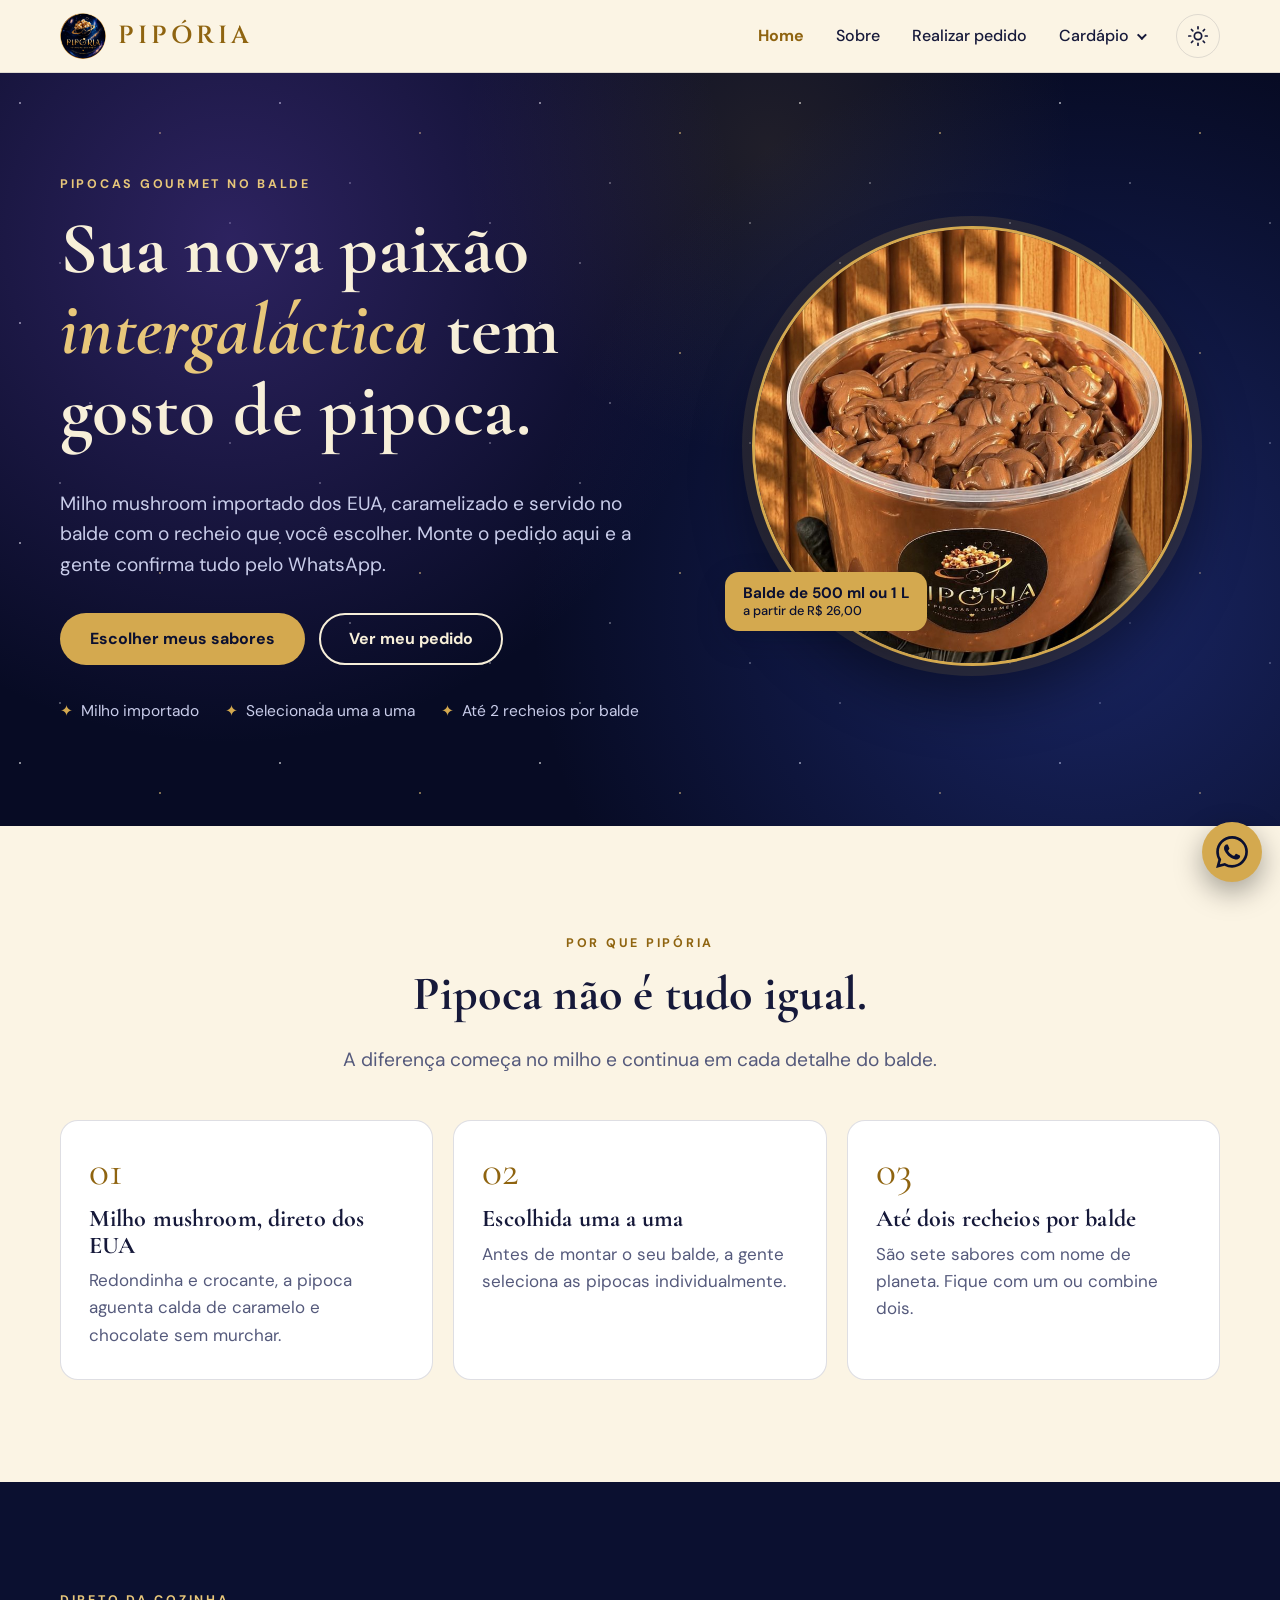
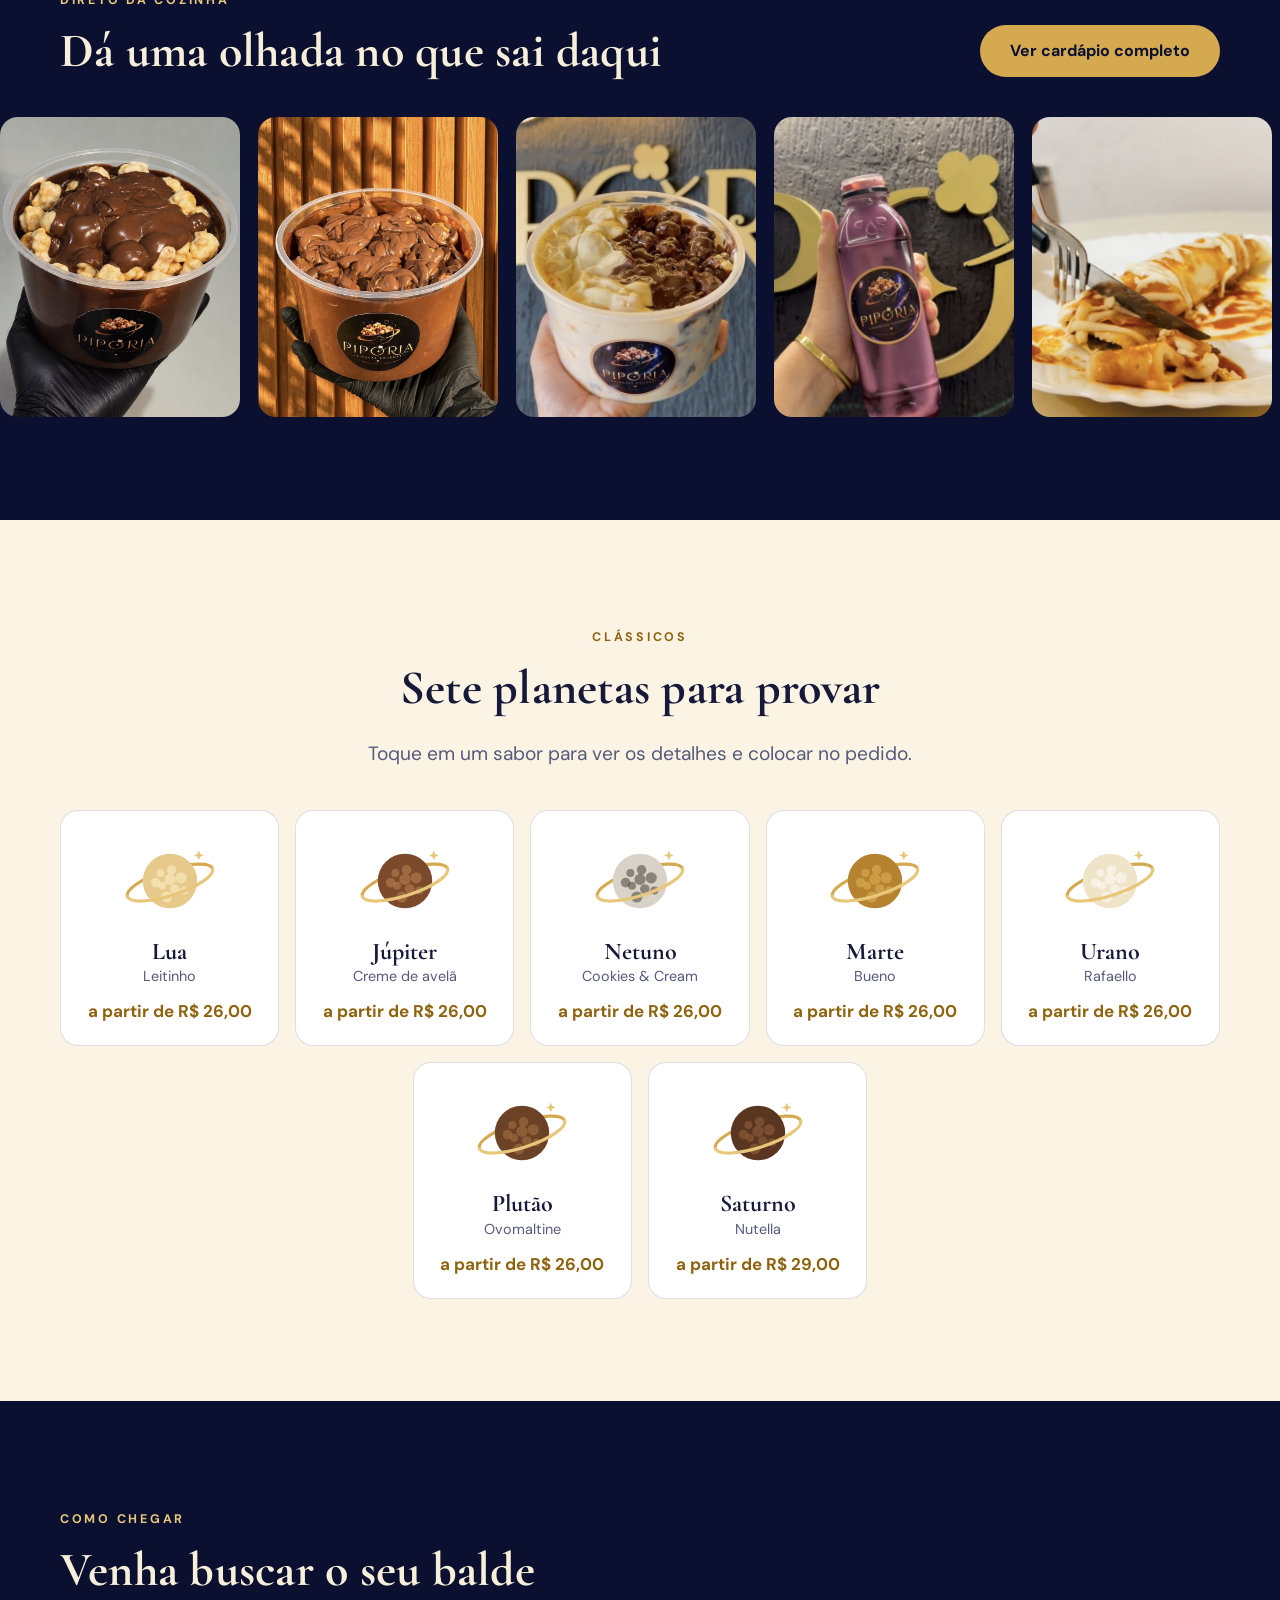
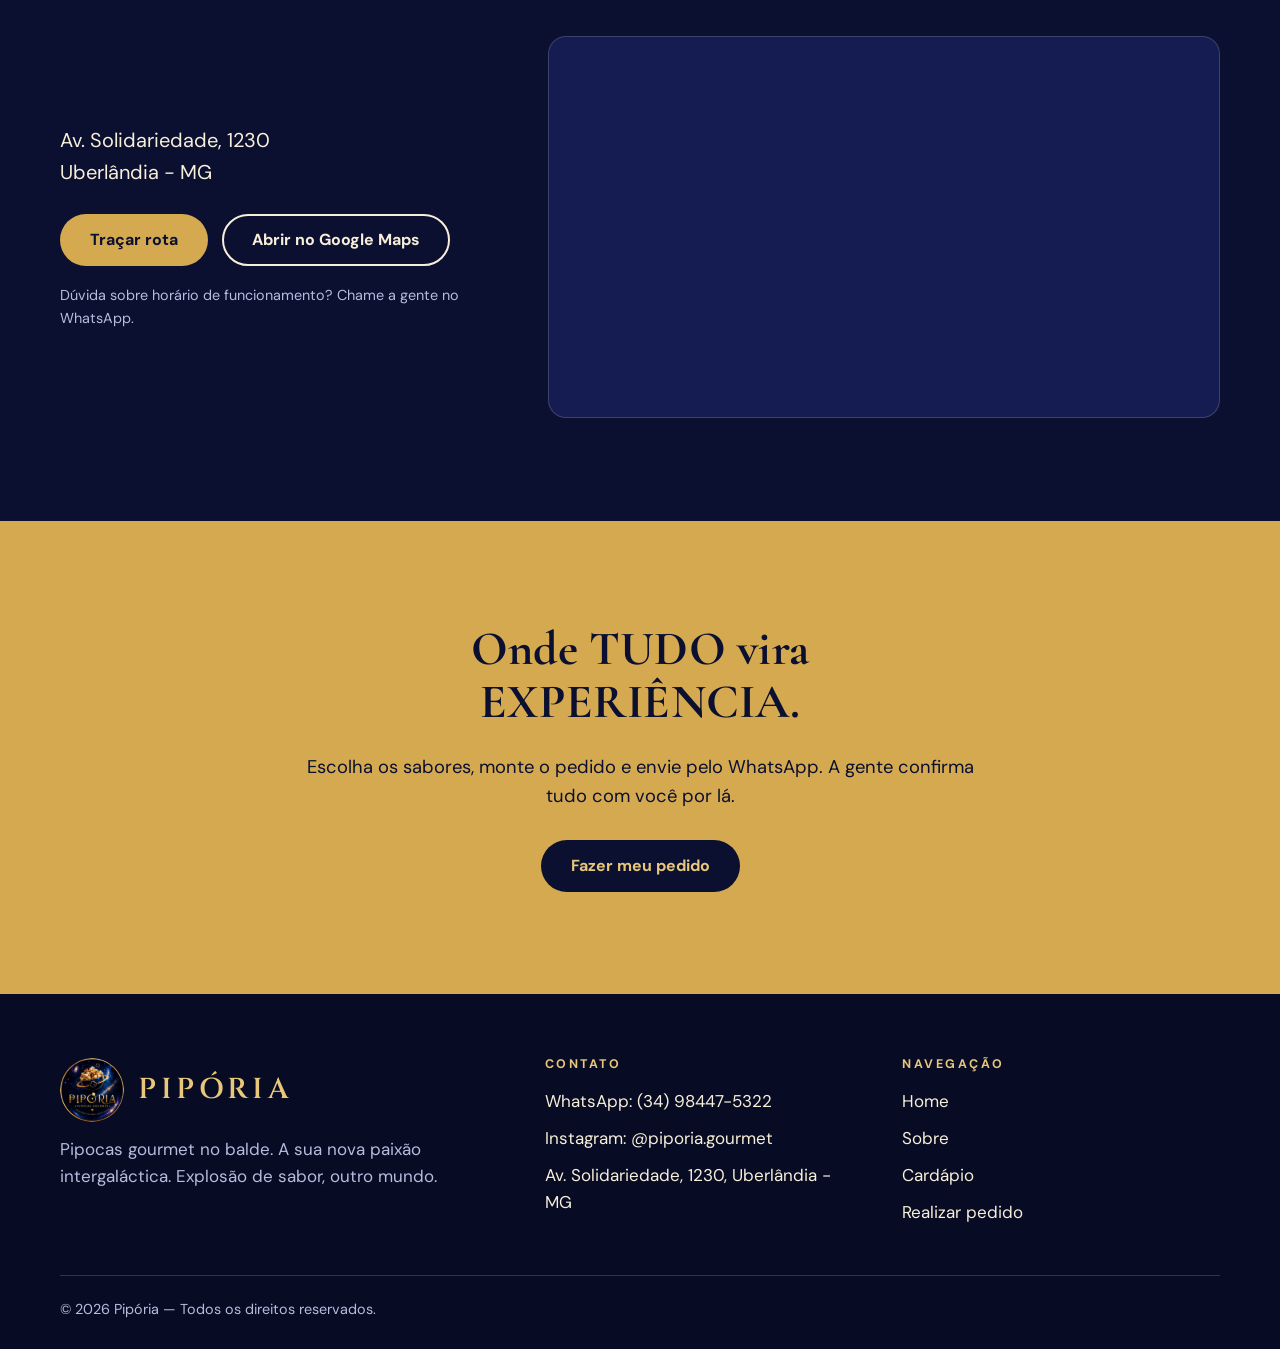
<file: index.html>
<!doctype html>
<html lang="pt-BR" data-theme="light">
<head>
  <meta charset="utf-8">
  <meta name="viewport" content="width=device-width, initial-scale=1">
  <title>Pipória — Pipocas gourmet no balde</title>
  <meta name="description" content="Pipocas gourmet no balde, açaí na garrafa e panqueca em Uberlândia. Milho mushroom importado dos EUA, até dois recheios por pipoca. Peça pelo site e finalize no WhatsApp.">
  <meta name="theme-color" content="#0b1030">
  <link rel="icon" href="img/logo.png">
  <link rel="preconnect" href="https://fonts.googleapis.com">
  <link rel="preconnect" href="https://fonts.gstatic.com" crossorigin>
  <link href="https://fonts.googleapis.com/css2?family=Cinzel:wght@500;600;700&family=Cormorant+Garamond:ital,wght@0,600;0,700;1,600&family=DM+Sans:wght@400;500;700&display=swap" rel="stylesheet">
  <link rel="stylesheet" href="css/style.css">
  <script>
    (function () {
      var t;
      try { t = localStorage.getItem("piporia_theme"); } catch (e) {}
      if (!t) t = matchMedia("(prefers-color-scheme: dark)").matches ? "dark" : "light";
      document.documentElement.setAttribute("data-theme", t);
    })();
  </script>
</head>
<body data-page="home">
  <div id="site-header"></div>

  <main>
    <!-- Apresentação -->
    <section class="sec-night hero">
      <div class="wrap hero-grid">
        <div>
          <span class="eyebrow">Pipocas gourmet no balde</span>
          <h1>Sua nova paixão <em>intergaláctica</em> tem gosto de pipoca.</h1>
          <p class="lead">Milho mushroom importado dos EUA, caramelizado e servido no balde com o recheio que você escolher. Monte o pedido aqui e a gente confirma tudo pelo WhatsApp.</p>
          <div class="btn-row">
            <a class="btn btn-primary" href="cardapio.html">Escolher meus sabores</a>
            <a class="btn btn-outline" href="pedido.html">Ver meu pedido</a>
          </div>
          <ul class="hero-facts">
            <li>Milho importado</li>
            <li>Selecionada uma a uma</li>
            <li>Até 2 recheios por balde</li>
          </ul>
        </div>
        <div class="hero-art">
          <div class="disc"><img src="img/galeria-2.jpg" alt="Balde de pipoca gourmet coberto de chocolate ao leite" fetchpriority="high"></div>
          <div class="hero-tag">Balde de 500 ml ou 1 L<small>a partir de R$ 26,00</small></div>
        </div>
      </div>
    </section>

    <!-- Por que Pipória -->
    <section class="sec-a section">
      <div class="wrap">
        <div class="center">
          <span class="eyebrow">Por que Pipória</span>
          <h2>Pipoca não é tudo igual.</h2>
          <p class="lead">A diferença começa no milho e continua em cada detalhe do balde.</p>
        </div>
        <div class="pillars">
          <div class="pillar">
            <div class="num">01</div>
            <h3>Milho mushroom, direto dos EUA</h3>
            <p>Redondinha e crocante, a pipoca aguenta calda de caramelo e chocolate sem murchar.</p>
          </div>
          <div class="pillar">
            <div class="num">02</div>
            <h3>Escolhida uma a uma</h3>
            <p>Antes de montar o seu balde, a gente seleciona as pipocas individualmente.</p>
          </div>
          <div class="pillar">
            <div class="num">03</div>
            <h3>Até dois recheios por balde</h3>
            <p>São sete sabores com nome de planeta. Fique com um ou combine dois.</p>
          </div>
        </div>
      </div>
    </section>

    <!-- Galeria -->
    <section class="sec-b section" aria-labelledby="gal-t">
      <div class="wrap section-head">
        <div>
          <span class="eyebrow">Direto da cozinha</span>
          <h2 id="gal-t">Dá uma olhada no que sai daqui</h2>
        </div>
        <a class="btn btn-primary" href="cardapio.html">Ver cardápio completo</a>
      </div>
      <div class="marquee" aria-label="Fotos dos produtos da Pipória">
        <div class="marquee-track" id="marquee-track"></div>
      </div>
    </section>

    <!-- Sabores -->
    <section class="sec-a section">
      <div class="wrap">
        <div class="center">
          <span class="eyebrow">Clássicos</span>
          <h2>Sete planetas para provar</h2>
          <p class="lead">Toque em um sabor para ver os detalhes e colocar no pedido.</p>
        </div>
        <div class="flavors" id="flavors"></div>
      </div>
    </section>

    <!-- Como chegar -->
    <section class="sec-b section" id="como-chegar">
      <div class="wrap">
        <span class="eyebrow">Como chegar</span>
        <h2>Venha buscar o seu balde</h2>
        <div class="where">
          <div class="where-info">
            <address>Av. Solidariedade, 1230<br>Uberlândia - MG</address>
            <div class="btn-row">
              <a class="btn btn-primary" target="_blank" rel="noopener" href="https://www.google.com/maps/dir/?api=1&destination=Av.+Solidariedade%2C+1230%2C+Uberl%C3%A2ndia+-+MG">Traçar rota</a>
              <a class="btn btn-outline" target="_blank" rel="noopener" href="https://www.google.com/maps/search/?api=1&query=Av.+Solidariedade%2C+1230%2C+Uberl%C3%A2ndia+-+MG">Abrir no Google Maps</a>
            </div>
            <p class="note" style="margin-top:18px">Dúvida sobre horário de funcionamento? Chame a gente no WhatsApp.</p>
          </div>
          <div class="map-frame">
            <iframe title="Mapa da Pipória: Av. Solidariedade, 1230, Uberlândia - MG" loading="lazy" referrerpolicy="no-referrer-when-downgrade"
              src="https://www.google.com/maps?q=Av.+Solidariedade%2C+1230%2C+Uberl%C3%A2ndia+-+MG&output=embed"></iframe>
          </div>
        </div>
      </div>
    </section>

    <!-- Chamada final -->
    <section class="sec-gold section cta-band">
      <div class="wrap">
        <h2>Onde TUDO vira EXPERIÊNCIA.</h2>
        <p>Escolha os sabores, monte o pedido e envie pelo WhatsApp. A gente confirma tudo com você por lá.</p>
        <div class="btn-row">
          <a class="btn btn-primary" href="cardapio.html">Fazer meu pedido</a>
        </div>
      </div>
    </section>
  </main>

  <div id="site-footer"></div>

  <script src="js/menu-data.js"></script>
  <script src="js/app.js"></script>
  <script src="js/home.js"></script>
</body>
</html>
</file>
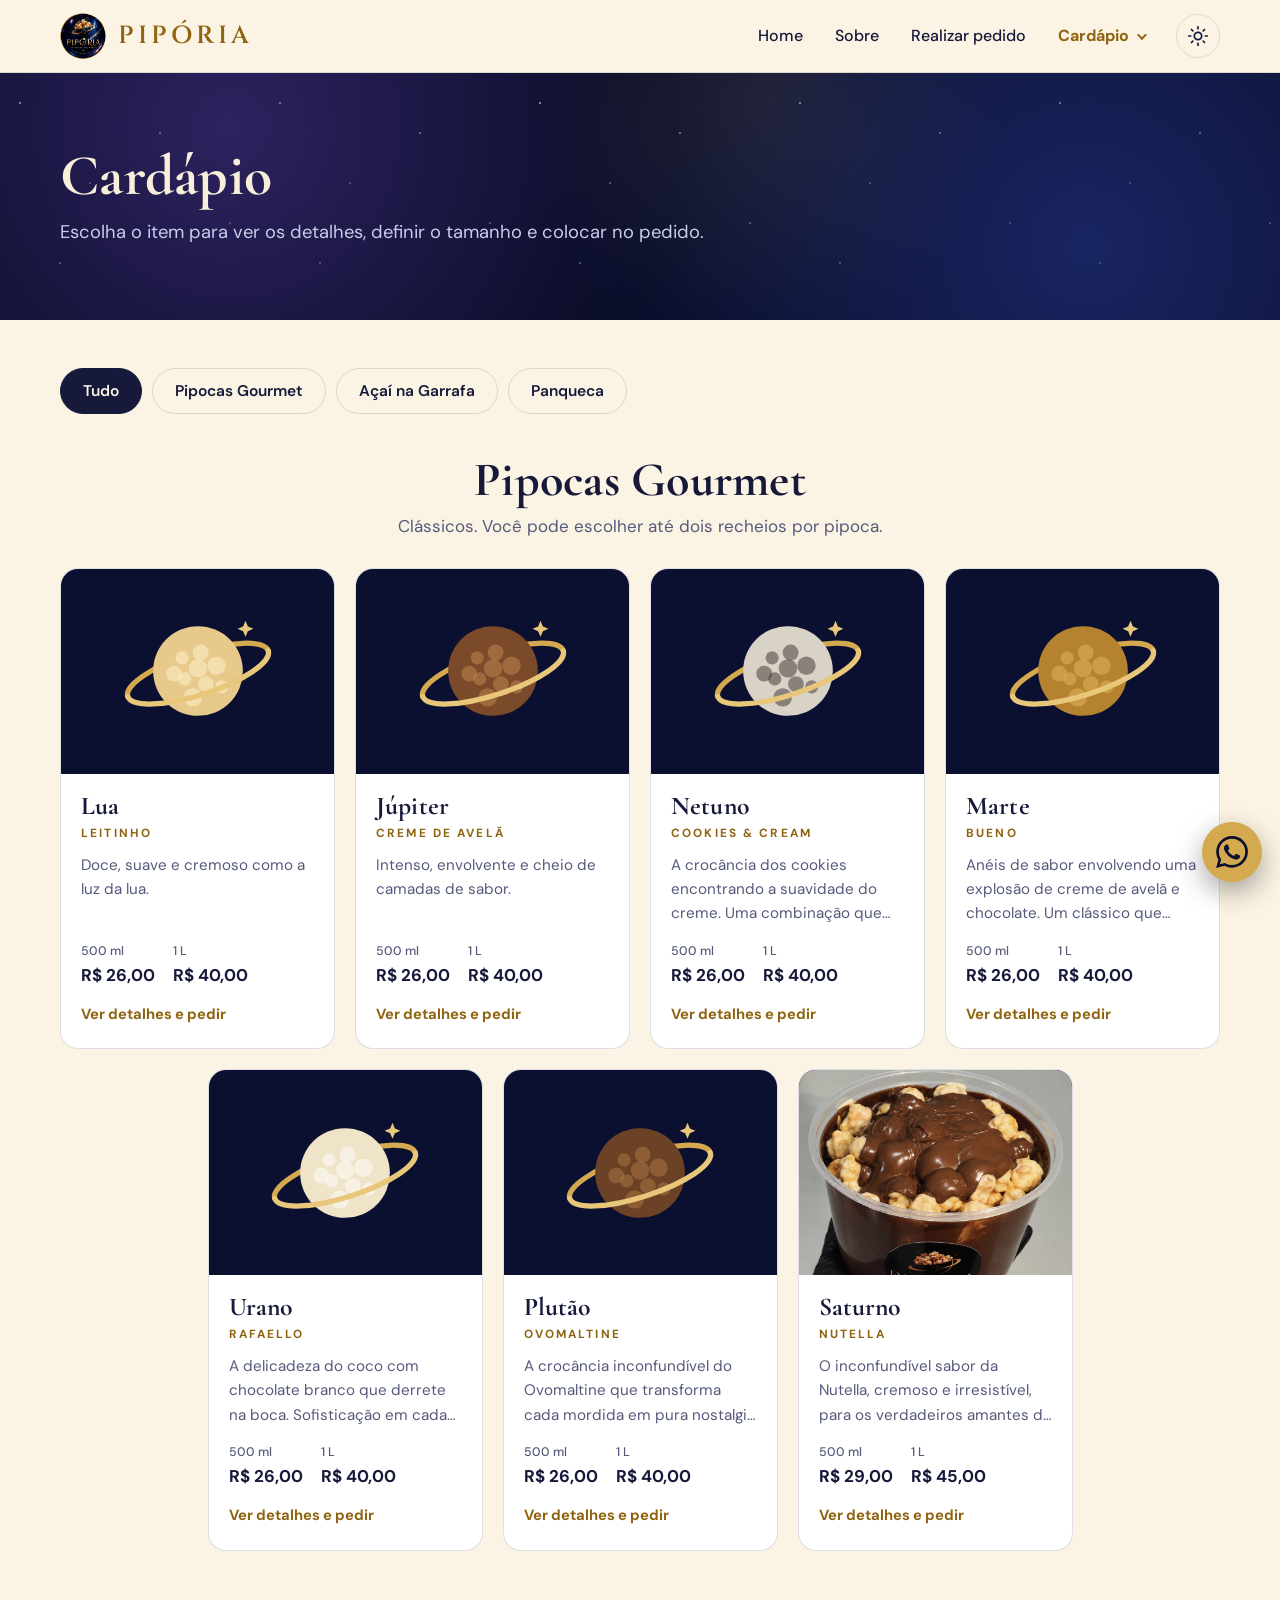
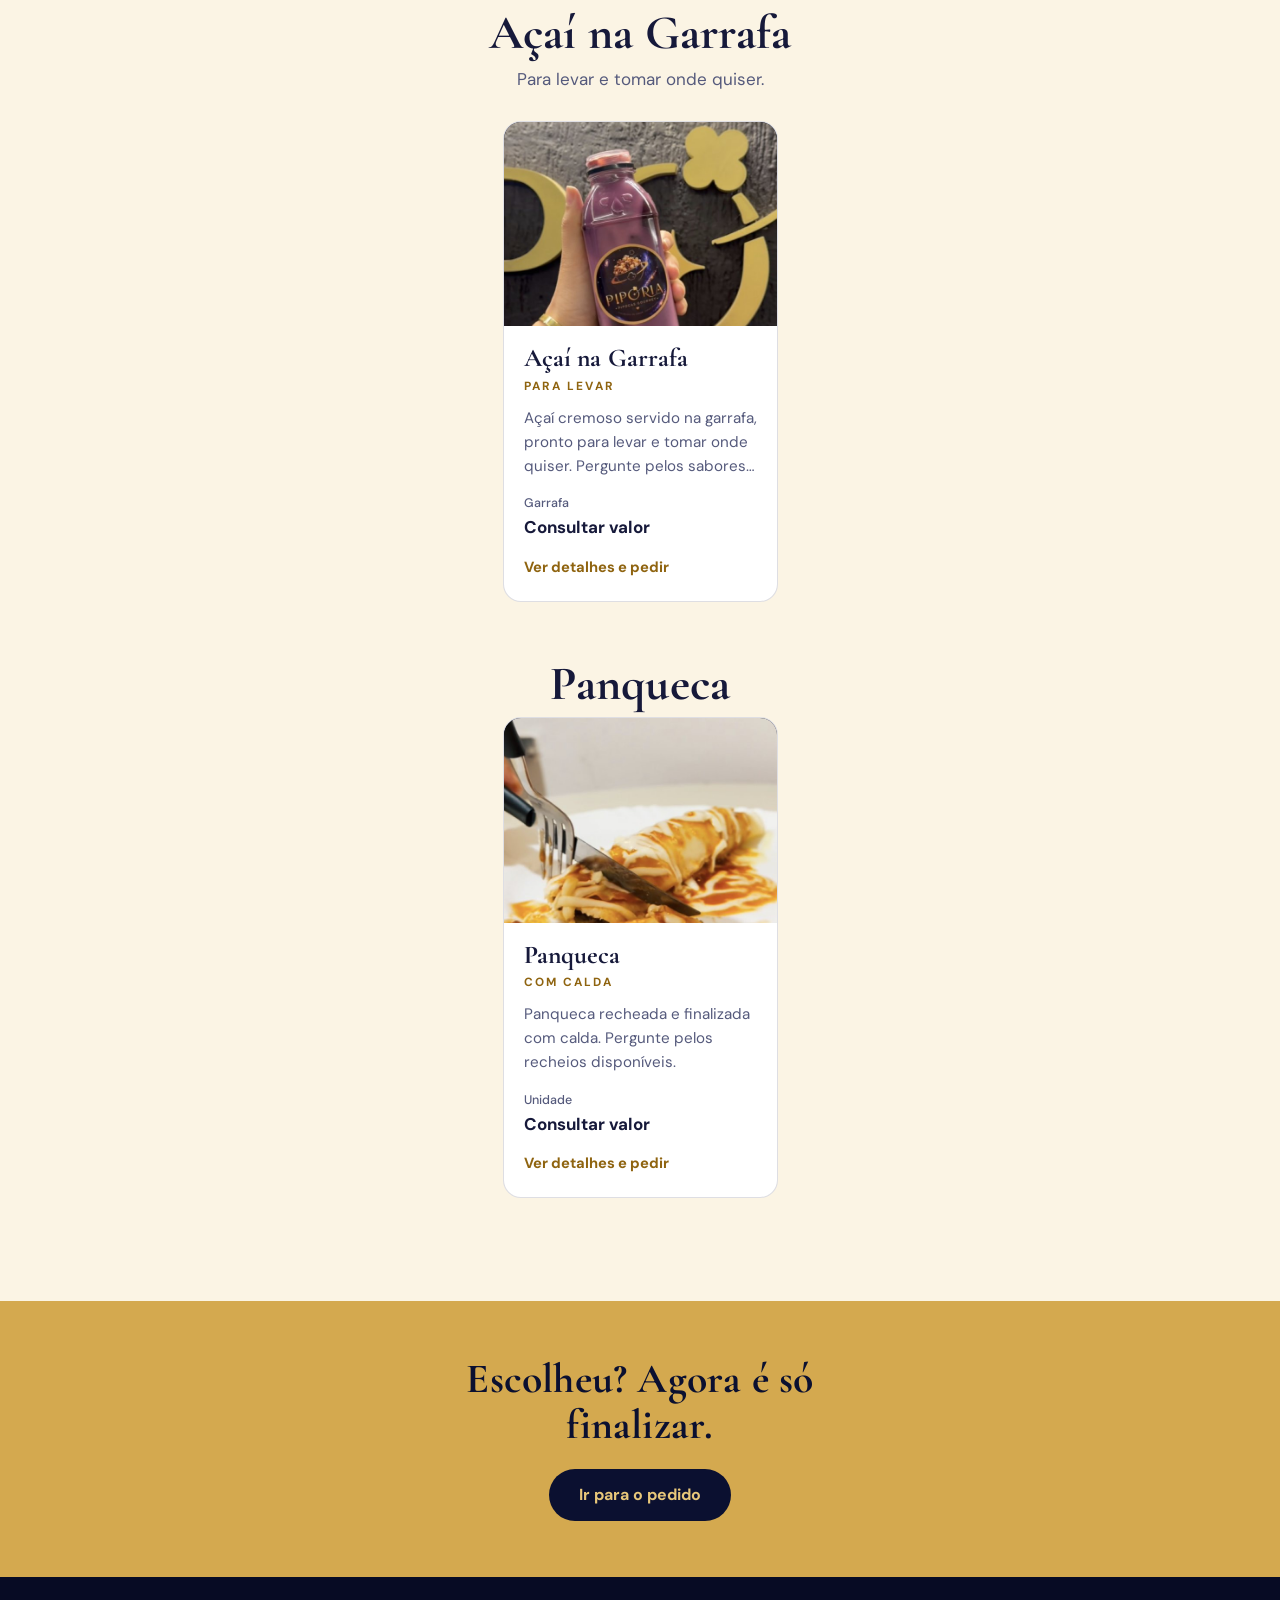
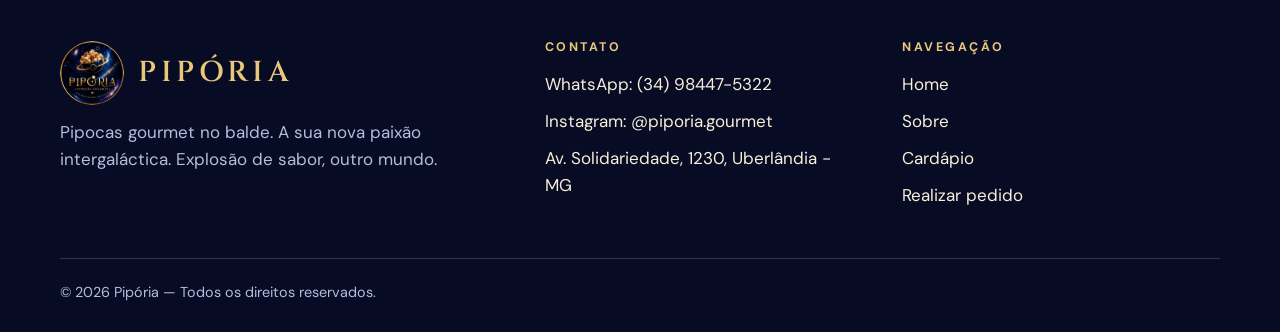
<file: cardapio.html>
<!doctype html>
<html lang="pt-BR" data-theme="light">
<head>
  <meta charset="utf-8">
  <meta name="viewport" content="width=device-width, initial-scale=1">
  <title>Cardápio — Pipória</title>
  <meta name="description" content="Cardápio da Pipória: pipocas gourmet no balde, açaí na garrafa e panqueca. Escolha, monte o pedido e envie pelo WhatsApp.">
  <meta name="theme-color" content="#0b1030">
  <link rel="icon" href="img/logo.png">
  <link rel="preconnect" href="https://fonts.googleapis.com">
  <link rel="preconnect" href="https://fonts.gstatic.com" crossorigin>
  <link href="https://fonts.googleapis.com/css2?family=Cinzel:wght@500;600;700&family=Cormorant+Garamond:ital,wght@0,600;0,700;1,600&family=DM+Sans:wght@400;500;700&display=swap" rel="stylesheet">
  <link rel="stylesheet" href="css/style.css">
  <script>
    (function () {
      var t;
      try { t = localStorage.getItem("piporia_theme"); } catch (e) {}
      if (!t) t = matchMedia("(prefers-color-scheme: dark)").matches ? "dark" : "light";
      document.documentElement.setAttribute("data-theme", t);
    })();
  </script>
</head>
<body data-page="cardapio">
  <div id="site-header"></div>

  <main>
    <section class="sec-night page-hero">
      <div class="wrap">
        <h1>Cardápio</h1>
        <p>Escolha o item para ver os detalhes, definir o tamanho e colocar no pedido.</p>
      </div>
    </section>

    <section class="sec-a section" style="padding-top:48px">
      <div class="wrap">
        <div class="filters" id="filters" role="group" aria-label="Filtrar por categoria"></div>
        <div id="menu-root"></div>
      </div>
    </section>

    <section class="sec-gold section cta-band" style="padding:56px 0">
      <div class="wrap">
        <h2 style="font-size:clamp(1.8rem,4vw,2.6rem)">Escolheu? Agora é só finalizar.</h2>
        <div class="btn-row">
          <a class="btn btn-primary" href="pedido.html">Ir para o pedido</a>
        </div>
      </div>
    </section>
  </main>

  <dialog class="modal" id="item-modal" aria-label="Detalhes do item"></dialog>
  <div id="site-footer"></div>

  <script src="js/menu-data.js"></script>
  <script src="js/app.js"></script>
  <script src="js/cardapio.js"></script>
</body>
</html>
</file>
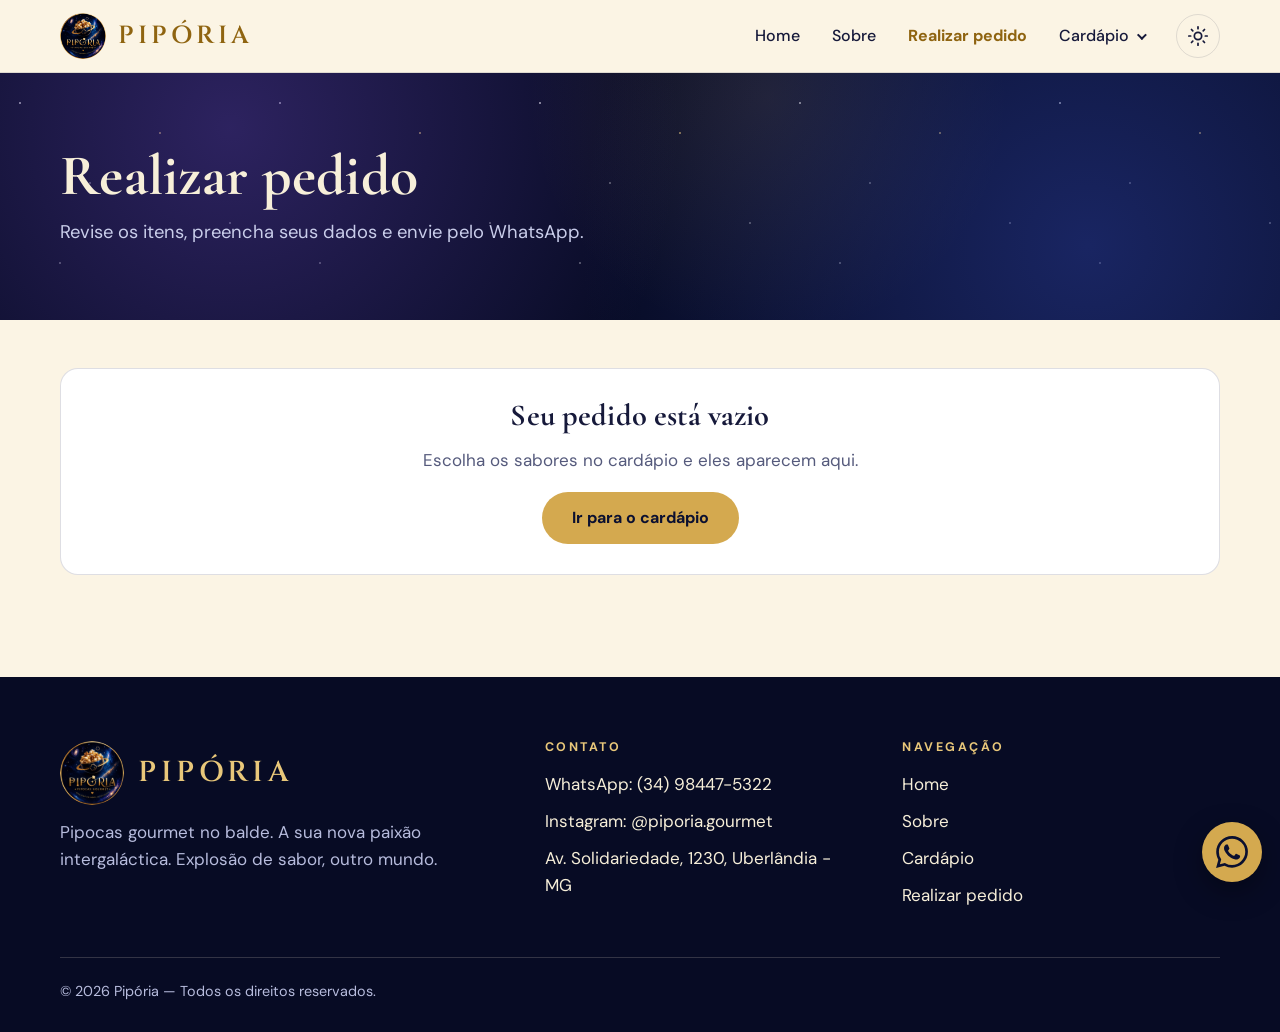
<file: pedido.html>
<!doctype html>
<html lang="pt-BR" data-theme="light">
<head>
  <meta charset="utf-8">
  <meta name="viewport" content="width=device-width, initial-scale=1">
  <title>Realizar pedido — Pipória</title>
  <meta name="description" content="Revise seu pedido da Pipória e envie pelo WhatsApp.">
  <meta name="theme-color" content="#0b1030">
  <link rel="icon" href="img/logo.png">
  <link rel="preconnect" href="https://fonts.googleapis.com">
  <link rel="preconnect" href="https://fonts.gstatic.com" crossorigin>
  <link href="https://fonts.googleapis.com/css2?family=Cinzel:wght@500;600;700&family=Cormorant+Garamond:ital,wght@0,600;0,700;1,600&family=DM+Sans:wght@400;500;700&display=swap" rel="stylesheet">
  <link rel="stylesheet" href="css/style.css">
  <script>
    (function () {
      var t;
      try { t = localStorage.getItem("piporia_theme"); } catch (e) {}
      if (!t) t = matchMedia("(prefers-color-scheme: dark)").matches ? "dark" : "light";
      document.documentElement.setAttribute("data-theme", t);
    })();
  </script>
</head>
<body data-page="pedido">
  <div id="site-header"></div>

  <main>
    <section class="sec-night page-hero">
      <div class="wrap">
        <h1>Realizar pedido</h1>
        <p>Revise os itens, preencha seus dados e envie pelo WhatsApp.</p>
      </div>
    </section>

    <section class="sec-a section" style="padding-top:48px">
      <div class="wrap">
        <div class="panel empty" id="cart-empty" hidden>
          <h2>Seu pedido está vazio</h2>
          <p>Escolha os sabores no cardápio e eles aparecem aqui.</p>
          <a class="btn btn-primary" href="cardapio.html">Ir para o cardápio</a>
        </div>

        <div class="order-grid" id="cart-full" hidden>
          <div class="panel">
            <h2>Seus itens</h2>
            <div id="cart-list"></div>
            <div class="sum"><span>Total dos itens</span><strong id="cart-sum"></strong></div>
            <p class="note">O valor da entrega, se houver, é combinado com você no WhatsApp.</p>
            <p style="margin:18px 0 0">
              <a class="btn btn-outline btn-sm" href="cardapio.html">Adicionar mais itens</a>
              <button type="button" class="link-btn" id="clear-cart" style="margin-left:14px">Limpar pedido</button>
            </p>
          </div>

          <form class="panel order-form" id="order-form" novalidate>
            <h2>Seus dados</h2>
            <div class="field">
              <label for="nome">Nome</label>
              <input type="text" id="nome" name="nome" autocomplete="name" required>
              <p class="err" id="err-nome" role="alert"></p>
            </div>
            <div class="field">
              <span class="legend">Como você quer receber?</span>
              <div class="opts">
                <label class="opt"><input type="radio" name="tipo" value="retirada" checked><span>Retirar na loja</span></label>
                <label class="opt"><input type="radio" name="tipo" value="entrega"><span>Entrega</span></label>
              </div>
            </div>
            <div class="field" id="addr-field" hidden>
              <label for="endereco">Endereço de entrega</label>
              <input type="text" id="endereco" name="endereco" autocomplete="street-address">
              <p class="err" id="err-end" role="alert"></p>
            </div>
            <div class="field">
              <label for="obs">Observações (opcional)</label>
              <textarea id="obs" name="obs"></textarea>
            </div>
            <button class="btn btn-primary btn-block" type="submit">Enviar pedido pelo WhatsApp</button>
            <p class="note">Ao clicar, abrimos o WhatsApp com o pedido pronto. Falta só você enviar a mensagem.</p>
          </form>
        </div>
      </div>
    </section>
  </main>

  <div id="site-footer"></div>

  <script src="js/menu-data.js"></script>
  <script src="js/app.js"></script>
  <script src="js/pedido.js"></script>
</body>
</html>
</file>
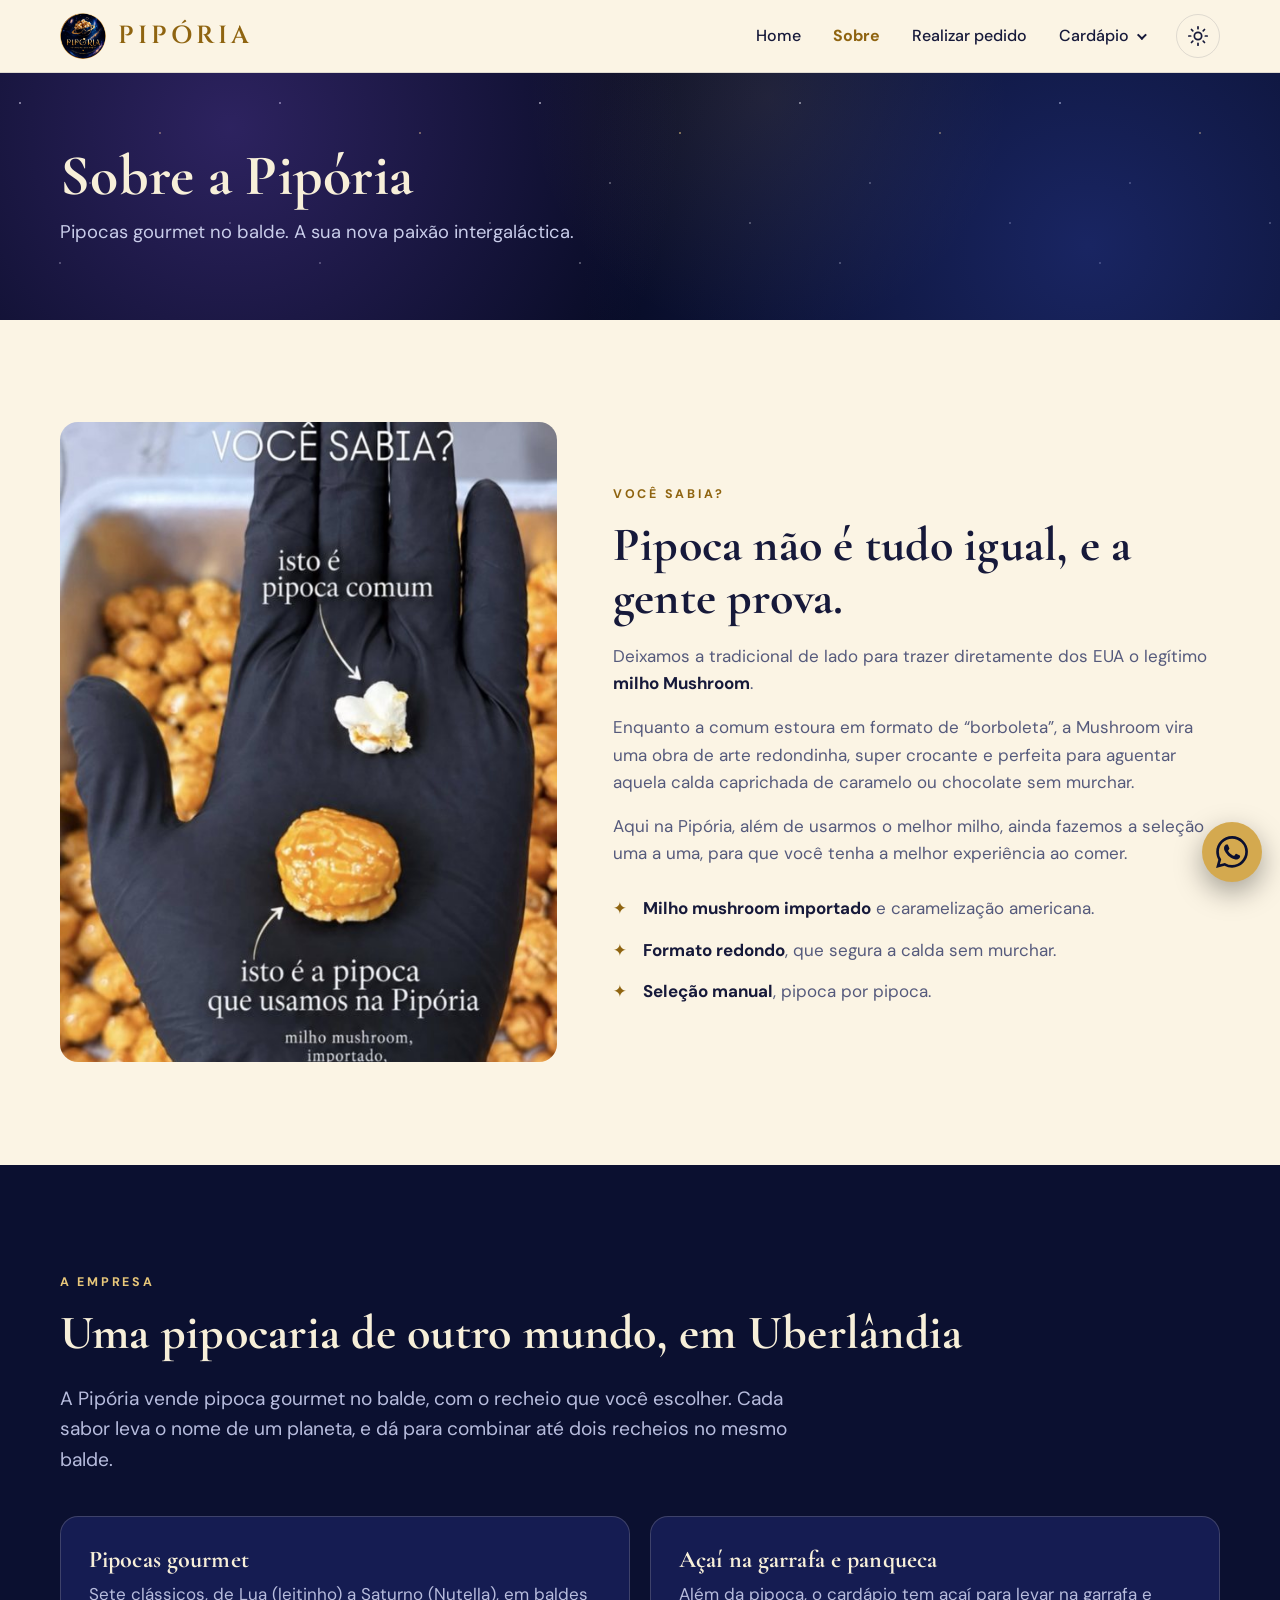
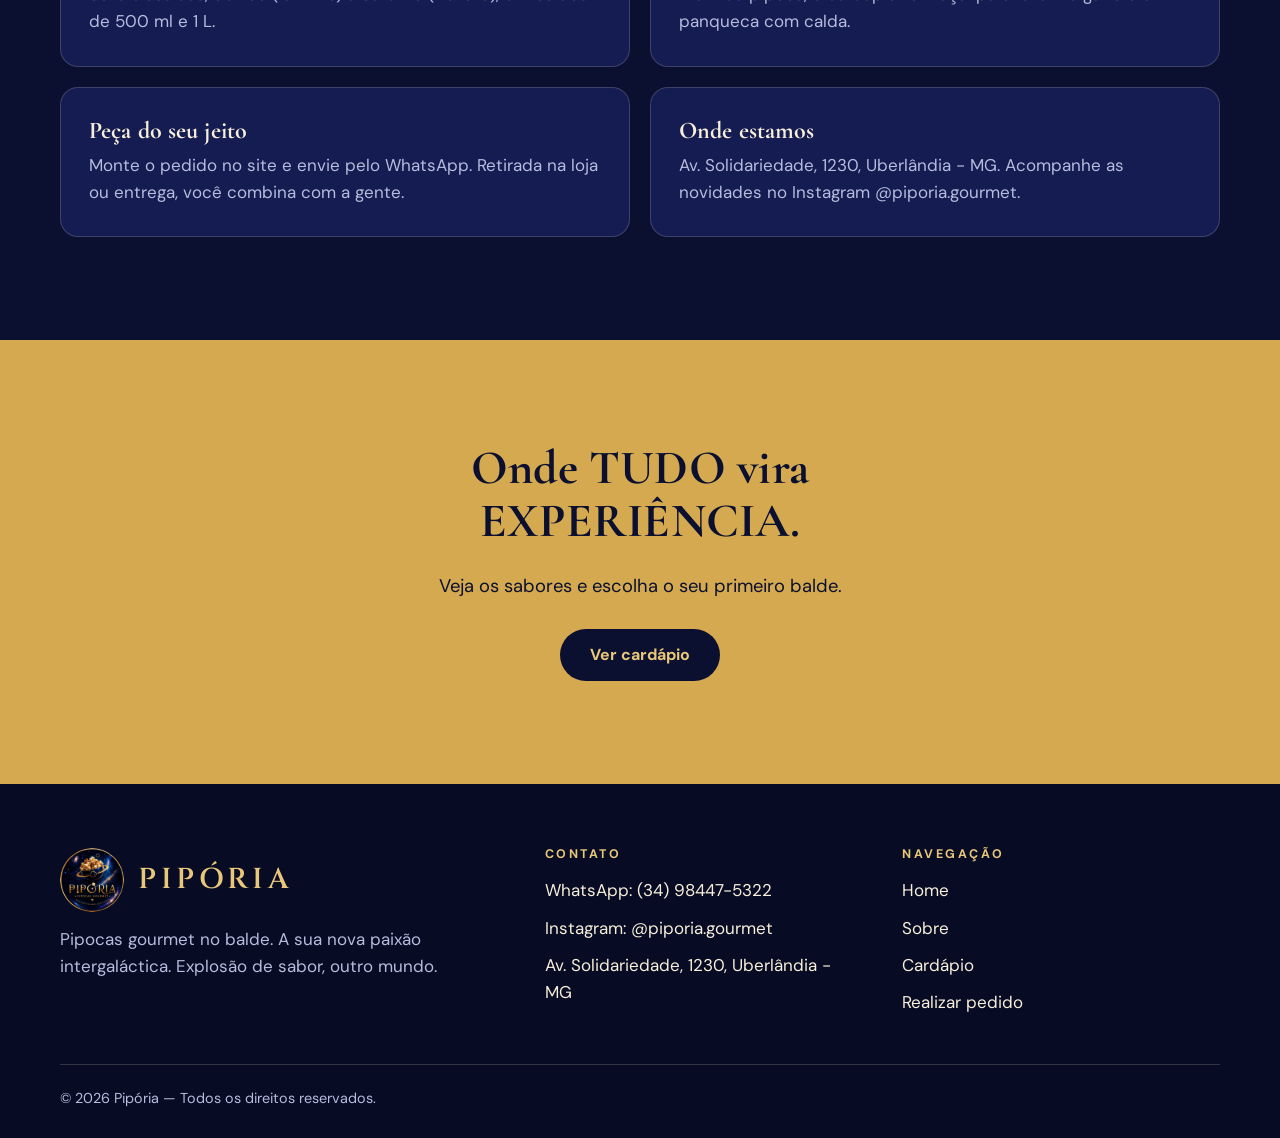
<file: sobre.html>
<!doctype html>
<html lang="pt-BR" data-theme="light">
<head>
  <meta charset="utf-8">
  <meta name="viewport" content="width=device-width, initial-scale=1">
  <title>Sobre — Pipória</title>
  <meta name="description" content="Conheça a Pipória: pipocas gourmet feitas com milho mushroom importado dos EUA, selecionadas uma a uma, em Uberlândia.">
  <meta name="theme-color" content="#0b1030">
  <link rel="icon" href="img/logo.png">
  <link rel="preconnect" href="https://fonts.googleapis.com">
  <link rel="preconnect" href="https://fonts.gstatic.com" crossorigin>
  <link href="https://fonts.googleapis.com/css2?family=Cinzel:wght@500;600;700&family=Cormorant+Garamond:ital,wght@0,600;0,700;1,600&family=DM+Sans:wght@400;500;700&display=swap" rel="stylesheet">
  <link rel="stylesheet" href="css/style.css">
  <script>
    (function () {
      var t;
      try { t = localStorage.getItem("piporia_theme"); } catch (e) {}
      if (!t) t = matchMedia("(prefers-color-scheme: dark)").matches ? "dark" : "light";
      document.documentElement.setAttribute("data-theme", t);
    })();
  </script>
</head>
<body data-page="sobre">
  <div id="site-header"></div>

  <main>
    <section class="sec-night page-hero">
      <div class="wrap">
        <h1>Sobre a Pipória</h1>
        <p>Pipocas gourmet no balde. A sua nova paixão intergaláctica.</p>
      </div>
    </section>

    <!-- Você sabia? -->
    <section class="sec-a section">
      <div class="wrap split">
        <img src="img/sobre-mushroom.jpg" alt="Na palma da mão, uma pipoca comum ao lado da pipoca mushroom caramelizada usada na Pipória" loading="lazy">
        <div>
          <span class="eyebrow">Você sabia?</span>
          <h2>Pipoca não é tudo igual, e a gente prova.</h2>
          <p>Deixamos a tradicional de lado para trazer diretamente dos EUA o legítimo <strong>milho Mushroom</strong>.</p>
          <p>Enquanto a comum estoura em formato de “borboleta”, a Mushroom vira uma obra de arte redondinha, super crocante e perfeita para aguentar aquela calda caprichada de caramelo ou chocolate sem murchar.</p>
          <p>Aqui na Pipória, além de usarmos o melhor milho, ainda fazemos a seleção uma a uma, para que você tenha a melhor experiência ao comer.</p>
          <ul class="facts">
            <li><strong>Milho mushroom importado</strong> e caramelização americana.</li>
            <li><strong>Formato redondo</strong>, que segura a calda sem murchar.</li>
            <li><strong>Seleção manual</strong>, pipoca por pipoca.</li>
          </ul>
        </div>
      </div>
    </section>

    <!-- A empresa -->
    <section class="sec-b section">
      <div class="wrap">
        <span class="eyebrow">A empresa</span>
        <h2>Uma pipocaria de outro mundo, em Uberlândia</h2>
        <p class="lead">A Pipória vende pipoca gourmet no balde, com o recheio que você escolher. Cada sabor leva o nome de um planeta, e dá para combinar até dois recheios no mesmo balde.</p>
        <div class="values">
          <div class="pillar">
            <h3>Pipocas gourmet</h3>
            <p>Sete clássicos, de Lua (leitinho) a Saturno (Nutella), em baldes de 500 ml e 1 L.</p>
          </div>
          <div class="pillar">
            <h3>Açaí na garrafa e panqueca</h3>
            <p>Além da pipoca, o cardápio tem açaí para levar na garrafa e panqueca com calda.</p>
          </div>
          <div class="pillar">
            <h3>Peça do seu jeito</h3>
            <p>Monte o pedido no site e envie pelo WhatsApp. Retirada na loja ou entrega, você combina com a gente.</p>
          </div>
          <div class="pillar">
            <h3>Onde estamos</h3>
            <p>Av. Solidariedade, 1230, Uberlândia - MG. Acompanhe as novidades no Instagram @piporia.gourmet.</p>
          </div>
        </div>
      </div>
    </section>

    <section class="sec-gold section cta-band">
      <div class="wrap">
        <h2>Onde TUDO vira EXPERIÊNCIA.</h2>
        <p>Veja os sabores e escolha o seu primeiro balde.</p>
        <div class="btn-row">
          <a class="btn btn-primary" href="cardapio.html">Ver cardápio</a>
        </div>
      </div>
    </section>
  </main>

  <div id="site-footer"></div>

  <script src="js/menu-data.js"></script>
  <script src="js/app.js"></script>
</body>
</html>
</file>
<file: css/style.css>
/* ==========================================================
   Pipória — estilos
   Paleta tirada da logo: azul-marinho, azul-royal, violeta,
   dourado, caramelo e creme.
   ========================================================== */

:root {
  --navy: #0b1030;
  --navy-2: #141b4d;
  --royal: #2b3fa0;
  --violet: #5b3fa8;
  --gold: #d4a94f;
  --gold-soft: #e8c77a;
  --gold-deep: #8f6410;
  --caramel: #b8742a;
  --cream: #fbf4e4;
  --cream-2: #f2e7cc;
  --radius: 18px;
  --logo-font: "Cinzel", "Trajan Pro", "Cormorant Garamond", Georgia, serif;
  --serif: "Cormorant Garamond", "Playfair Display", Georgia, serif;
  --sans: "DM Sans", system-ui, -apple-system, "Segoe UI", sans-serif;
  --shadow: 0 10px 30px rgba(7, 11, 36, 0.18);
}

/* ---------- Tema ---------- */
html[data-theme="light"] {
  color-scheme: light;
  --page: #fbf4e4;
  --hdr: rgba(251, 244, 228, 0.94);
  --hdr-fg: #16193a;
  --hdr-line: rgba(22, 25, 58, 0.12);
  --pop: #ffffff;
}
html[data-theme="dark"] {
  color-scheme: dark;
  --page: #080c26;
  --hdr: rgba(8, 12, 38, 0.94);
  --hdr-fg: #f4ecd6;
  --hdr-line: rgba(244, 236, 214, 0.14);
  --pop: #111843;
}

/* Seções intercaladas (cores da logo) */
html[data-theme="light"] .sec-a {
  --bg: #fbf4e4; --fg: #16193a; --muted: #555a7c; --card: #ffffff;
  --line: rgba(22, 25, 58, 0.14); --accent: #8f6410;
}
html[data-theme="light"] .sec-b {
  --bg: #0b1030; --fg: #f7efd9; --muted: #b7bcdd; --card: #151c52;
  --line: rgba(247, 239, 217, 0.18); --accent: #e8c77a;
}
html[data-theme="dark"] .sec-a {
  --bg: #080c26; --fg: #f4ecd6; --muted: #a9afd4; --card: #111843;
  --line: rgba(244, 236, 214, 0.16); --accent: #e8c77a;
}
html[data-theme="dark"] .sec-b {
  --bg: #131a4c; --fg: #f4ecd6; --muted: #b2b7da; --card: #1b2363;
  --line: rgba(244, 236, 214, 0.18); --accent: #e8c77a;
}
.sec-night,
.site-footer {
  --bg: #070b24; --fg: #f7efd9; --muted: #b7bcdd; --card: #121948;
  --line: rgba(247, 239, 217, 0.18); --accent: #e8c77a;
}
.sec-gold {
  --bg: #d4a94f; --fg: #0b1030; --muted: #2c2f55; --card: #e8c77a;
  --line: rgba(11, 16, 48, 0.28); --accent: #0b1030;
}
.sec-a, .sec-b, .sec-night, .sec-gold, .site-footer {
  background: var(--bg);
  color: var(--fg);
}

/* ---------- Base ---------- */
*, *::before, *::after { box-sizing: border-box; }
html { scroll-behavior: smooth; }
body {
  margin: 0;
  font-family: var(--sans);
  font-size: 1.0625rem;
  line-height: 1.6;
  background: var(--page);
  color: var(--hdr-fg);
  -webkit-font-smoothing: antialiased;
}
[hidden] { display: none !important; }
img, svg { max-width: 100%; display: block; }
a { color: inherit; }
h1, h2, h3, h4 {
  font-family: var(--serif);
  font-weight: 700;
  line-height: 1.1;
  margin: 0 0 0.5em;
  letter-spacing: 0.005em;
}
h1 { font-size: clamp(2.6rem, 6.5vw, 4.6rem); }
h2 { font-size: clamp(2rem, 4.4vw, 3rem); }
h3 { font-size: 1.5rem; }
p { margin: 0 0 1em; }
.wrap { width: min(1160px, 100% - 40px); margin-inline: auto; }
.section { padding: clamp(56px, 8vw, 104px) 0; }
.eyebrow {
  display: inline-block;
  font-size: 0.78rem;
  font-weight: 700;
  letter-spacing: 0.22em;
  text-transform: uppercase;
  color: var(--accent);
  margin-bottom: 14px;
}
.lead { font-size: 1.2rem; color: var(--muted); max-width: 56ch; }
.center { text-align: center; }
.center .lead { margin-inline: auto; }
.sr-only {
  position: absolute; width: 1px; height: 1px; overflow: hidden;
  clip: rect(0 0 0 0); white-space: nowrap;
}
:focus-visible { outline: 3px solid var(--gold); outline-offset: 3px; }

/* ---------- Botões ---------- */
.btn {
  display: inline-flex; align-items: center; justify-content: center; gap: 10px;
  font: 700 1rem/1 var(--sans);
  padding: 16px 28px;
  border-radius: 999px;
  border: 2px solid transparent;
  text-decoration: none;
  cursor: pointer;
  transition: transform 0.15s ease, background 0.15s ease, color 0.15s ease;
}
.btn:active { transform: translateY(1px); }
.btn-primary { background: var(--gold); color: #0b1030; }
.btn-primary:hover { background: var(--gold-soft); }
.sec-gold .btn-primary { background: #0b1030; color: var(--gold-soft); }
.sec-gold .btn-primary:hover { background: #151c52; }
.btn-outline { border-color: currentColor; color: var(--fg); background: transparent; }
.btn-outline:hover { background: var(--fg); color: var(--bg); }
.btn[disabled] { opacity: 0.5; cursor: not-allowed; }
.btn-sm { padding: 12px 20px; font-size: 0.95rem; }
.btn-block { width: 100%; }
.btn-row { display: flex; flex-wrap: wrap; gap: 14px; }

/* ---------- Cabeçalho ---------- */
.site-header {
  position: sticky; top: 0; z-index: 50;
  background: var(--hdr);
  color: var(--hdr-fg);
  backdrop-filter: blur(10px);
  border-bottom: 1px solid var(--hdr-line);
}
.hdr-in { display: flex; align-items: center; gap: 18px; min-height: 72px; }
.brand { display: flex; align-items: center; gap: 12px; text-decoration: none; margin-right: auto; }
.brand-logo { width: 46px; height: 46px; border-radius: 50%; object-fit: cover; }
.brand-name {
  font-family: var(--logo-font); font-size: 1.55rem; font-weight: 600;
  letter-spacing: 0.16em; text-transform: uppercase; color: var(--gold-deep);
}
html[data-theme="dark"] .brand-name { color: var(--gold-soft); }
.nav { display: flex; align-items: center; gap: 4px; }
.nav a {
  text-decoration: none; font-weight: 500; font-size: 1rem;
  padding: 10px 14px; border-radius: 999px;
  display: inline-flex; align-items: center; gap: 8px;
}
.nav a:hover { background: var(--hdr-line); }
.nav a[aria-current="page"] { color: var(--gold-deep); font-weight: 700; }
html[data-theme="dark"] .nav a[aria-current="page"] { color: var(--gold-soft); }
.has-sub { position: relative; }
.has-sub > a::after {
  content: ""; width: 7px; height: 7px;
  border-right: 2px solid currentColor; border-bottom: 2px solid currentColor;
  transform: rotate(45deg) translateY(-2px);
}
.sub { display: none; position: absolute; top: 100%; left: 0; padding-top: 10px; min-width: 230px; }
.sub-in {
  background: var(--pop); border: 1px solid var(--hdr-line);
  border-radius: 14px; padding: 8px; box-shadow: var(--shadow);
  display: flex; flex-direction: column;
}
.has-sub:hover .sub, .has-sub:focus-within .sub { display: block; }
.cart-count {
  min-width: 22px; height: 22px; padding: 0 6px; border-radius: 999px;
  background: var(--gold); color: #0b1030; font-size: 0.78rem; font-weight: 700;
  display: inline-grid; place-items: center;
}
.cart-count[data-n="0"] { display: none; }
.icon-btn {
  width: 44px; height: 44px; border-radius: 50%;
  border: 1.5px solid var(--hdr-line); background: transparent; color: inherit;
  display: grid; place-items: center; cursor: pointer;
}
.icon-btn:hover { background: var(--hdr-line); }
.icon-btn svg { width: 22px; height: 22px; }
.theme-toggle .i-moon { display: none; }
html[data-theme="dark"] .theme-toggle .i-sun { display: none; }
html[data-theme="dark"] .theme-toggle .i-moon { display: block; }
.nav-toggle { display: none; }

@media (max-width: 880px) {
  .nav-toggle { display: grid; }
  .nav {
    display: none; position: absolute; top: 100%; left: 0; right: 0;
    flex-direction: column; align-items: stretch; gap: 0;
    background: var(--pop); border-bottom: 1px solid var(--hdr-line);
    padding: 12px 20px 20px; box-shadow: var(--shadow);
  }
  .nav.open { display: flex; }
  .nav a { padding: 14px 8px; border-radius: 10px; }
  .has-sub > a::after { display: none; }
  .sub { display: block; position: static; padding: 0 0 0 14px; min-width: 0; }
  .sub-in { background: transparent; border: 0; box-shadow: none; padding: 0; }
  .sub a { font-size: 0.95rem; opacity: 0.85; }
}

/* ---------- Céu estrelado ---------- */
.sec-night { position: relative; overflow: hidden; isolation: isolate; }
.sec-night::before {
  content: ""; position: absolute; inset: 0; z-index: -1;
  background-image:
    radial-gradient(circle at 18% 22%, rgba(91, 63, 168, 0.45), transparent 42%),
    radial-gradient(circle at 85% 70%, rgba(43, 63, 160, 0.5), transparent 46%),
    radial-gradient(circle at 60% 10%, rgba(212, 169, 79, 0.12), transparent 30%),
    radial-gradient(1.5px 1.5px at 20px 30px, #fff, transparent),
    radial-gradient(1px 1px at 90px 110px, #fff, transparent),
    radial-gradient(1.5px 1.5px at 160px 60px, #e8c77a, transparent),
    radial-gradient(1px 1px at 230px 150px, #fff, transparent),
    radial-gradient(1px 1px at 60px 190px, #fff, transparent);
  background-size: auto, auto, auto, 260px 220px, 260px 220px, 260px 220px, 260px 220px, 260px 220px;
}

/* ---------- Hero ---------- */
.hero { padding: clamp(48px, 8vw, 96px) 0 clamp(56px, 8vw, 104px); }
.hero-grid { display: grid; grid-template-columns: 1.1fr 0.9fr; gap: 56px; align-items: center; }
.hero h1 { color: #f7efd9; }
.hero h1 em { font-style: italic; color: var(--gold-soft); }
.hero .lead { color: #c9cdea; margin-bottom: 32px; }
.hero-facts { display: flex; flex-wrap: wrap; gap: 10px 26px; margin: 34px 0 0; padding: 0; list-style: none; color: #c9cdea; font-size: 0.97rem; }
.hero-facts li::before { content: "✦"; color: var(--gold); margin-right: 8px; }
.hero-art { position: relative; justify-self: center; width: min(440px, 100%); aspect-ratio: 1; }
.hero-art .disc {
  position: absolute; inset: 0; border-radius: 50%;
  border: 3px solid var(--gold); overflow: hidden; background: #121948;
  box-shadow: 0 0 0 10px rgba(212, 169, 79, 0.12), 0 30px 60px rgba(0, 0, 0, 0.45);
}
.hero-art .disc img { width: 100%; height: 100%; object-fit: cover; }
.hero-tag {
  position: absolute; left: -6%; bottom: 8%;
  background: var(--gold); color: #0b1030; padding: 12px 18px;
  border-radius: 14px; font-weight: 700; font-size: 0.95rem;
  box-shadow: var(--shadow); line-height: 1.25;
}
.hero-tag small { display: block; font-weight: 500; font-size: 0.8rem; }
@media (max-width: 880px) {
  .hero-grid { grid-template-columns: 1fr; gap: 40px; }
  .hero-art { order: -1; width: min(300px, 80%); }
  .hero-tag { left: 0; }
}

/* ---------- Pilares ---------- */
.pillars { display: grid; grid-template-columns: repeat(3, 1fr); gap: 20px; margin-top: 44px; }
.pillar { background: var(--card); border: 1px solid var(--line); border-radius: var(--radius); padding: 30px 28px; }
.pillar .num { font-family: var(--serif); font-size: 2.6rem; color: var(--accent); line-height: 1; margin-bottom: 14px; }
.pillar h3 { margin-bottom: 8px; }
.pillar p { color: var(--muted); margin: 0; }
@media (max-width: 880px) { .pillars { grid-template-columns: 1fr; } }

/* ---------- Galeria (da direita para a esquerda) ---------- */
.marquee { overflow: hidden; margin-top: 40px; }
.marquee-track { display: flex; width: max-content; animation: slide 42s linear infinite; }
.marquee-item {
  width: 240px; height: 300px; margin-right: 18px; flex: none;
  border-radius: var(--radius); overflow: hidden; background: var(--card);
}
.marquee-item img { width: 100%; height: 100%; object-fit: cover; }
@keyframes slide { from { transform: translateX(0); } to { transform: translateX(-50%); } }
@media (prefers-reduced-motion: reduce) {
  .marquee { overflow-x: auto; }
  .marquee-track { animation: none; }
}
.section-head { display: flex; justify-content: space-between; align-items: end; gap: 24px; flex-wrap: wrap; }
.section-head h2 { margin: 0; }

/* ---------- Sabores (home) ---------- */
.flavors { --cols: 5; --gap: 16px; display: flex; flex-wrap: wrap; justify-content: center; gap: var(--gap); margin-top: 40px; }
.flavor {
  flex: 0 0 calc((100% - (var(--cols) - 1) * var(--gap)) / var(--cols));
  display: flex; flex-direction: column; align-items: center; text-align: center;
  background: var(--card); border: 1px solid var(--line); border-radius: var(--radius);
  padding: 22px 16px 20px; text-decoration: none;
  transition: border-color 0.15s ease, transform 0.15s ease;
}
.flavor:hover { border-color: var(--accent); transform: translateY(-3px); }
.flavor svg { width: 96px; height: 96px; margin-bottom: 10px; }
.flavor strong { font-family: var(--serif); font-size: 1.5rem; line-height: 1.1; }
.flavor span { color: var(--muted); font-size: 0.9rem; }
.flavor em { font-style: normal; font-weight: 700; margin-top: 10px; color: var(--accent); }

/* ---------- Como chegar ---------- */
.where { display: grid; grid-template-columns: 0.8fr 1.2fr; gap: 40px; align-items: stretch; margin-top: 40px; }
.where-info { display: flex; flex-direction: column; justify-content: center; }
.where-info address { font-style: normal; font-size: 1.25rem; margin-bottom: 26px; }
.map-frame { border-radius: var(--radius); overflow: hidden; border: 1px solid var(--line); min-height: 380px; background: var(--card); }
.map-frame iframe { width: 100%; height: 100%; min-height: 380px; border: 0; display: block; }
@media (max-width: 880px) { .where { grid-template-columns: 1fr; } }

/* ---------- Faixa final ---------- */
.cta-band { text-align: center; }
.cta-band h2 { max-width: 18ch; margin-inline: auto; }
.cta-band p { max-width: 52ch; margin: 0 auto 28px; font-size: 1.15rem; }
.cta-band .btn-row { justify-content: center; }

/* ---------- Páginas internas ---------- */
.page-hero { padding: clamp(44px, 6vw, 72px) 0; }
.page-hero h1 { font-size: clamp(2.3rem, 5vw, 3.6rem); margin-bottom: 10px; color: #f7efd9; }
.page-hero p { color: #c9cdea; margin: 0; font-size: 1.15rem; max-width: 56ch; }

/* ---------- Cardápio ---------- */
.filters { display: flex; flex-wrap: wrap; gap: 10px; margin-bottom: 40px; }
.chip {
  font: 600 0.97rem var(--sans); padding: 12px 22px; border-radius: 999px;
  border: 1.5px solid var(--line); background: transparent; color: var(--fg); cursor: pointer;
}
.chip:hover { border-color: var(--accent); }
.chip[aria-pressed="true"] { background: var(--fg); color: var(--bg); border-color: var(--fg); }
.cat-block + .cat-block { margin-top: 56px; }
.cat-title { margin-bottom: 6px; text-align: center; }
.cat-note { color: var(--muted); margin-bottom: 28px; text-align: center; }
.menu-grid { --cols: 4; --gap: 20px; display: flex; flex-wrap: wrap; justify-content: center; gap: var(--gap); }
.m-card {
  flex: 0 0 calc((100% - (var(--cols) - 1) * var(--gap)) / var(--cols));
  display: flex; flex-direction: column; text-align: left; padding: 0; overflow: hidden;
  background: var(--card); color: var(--fg); border: 1px solid var(--line);
  border-radius: var(--radius); cursor: pointer; font: inherit;
  transition: border-color 0.15s ease, transform 0.15s ease;
}
.m-card:hover { border-color: var(--accent); transform: translateY(-3px); }
.m-media { position: relative; width: 100%; height: 0; padding-bottom: 75%; background: #0b1030; overflow: hidden; flex: none; }
.m-media img { position: absolute; inset: 0; width: 100%; height: 100%; object-fit: cover; object-position: center 30%; }
.m-media svg { position: absolute; top: 50%; left: 50%; width: 58%; height: auto; aspect-ratio: 1 / 1; transform: translate(-50%, -50%); }
.m-body { padding: 18px 20px 22px; display: flex; flex-direction: column; flex: 1; }
.m-body h3 { margin: 0; font-size: 1.6rem; }
.m-sub { font-size: 0.74rem; letter-spacing: 0.18em; text-transform: uppercase; color: var(--accent); font-weight: 700; margin: 4px 0 10px; }
.m-desc {
  color: var(--muted); font-size: 0.95rem; margin: 0 0 16px;
  display: -webkit-box; -webkit-line-clamp: 3; -webkit-box-orient: vertical; overflow: hidden;
}
.m-prices { margin-top: auto; display: flex; flex-wrap: wrap; gap: 8px 18px; font-weight: 700; }
.m-prices span small { display: block; font-weight: 500; color: var(--muted); font-size: 0.78rem; }
@media (max-width: 1000px) { .menu-grid { --cols: 3; } .flavors { --cols: 4; } }
@media (max-width: 760px) { .menu-grid { --cols: 2; } .flavors { --cols: 3; } }
@media (max-width: 560px) { .menu-grid { --cols: 1; } .flavors { --cols: 2; } }
.m-open { margin-top: 14px; font-weight: 700; font-size: 0.92rem; color: var(--accent); }

/* ---------- Modal ---------- */
.modal {
  padding: 0; border: 0; border-radius: 22px; width: min(780px, calc(100% - 28px));
  max-height: calc(100dvh - 28px); overflow: auto; box-shadow: 0 30px 80px rgba(0, 0, 0, 0.5);
}
html[data-theme="light"] .modal { --bg: #ffffff; --fg: #16193a; --muted: #555a7c; --line: rgba(22, 25, 58, 0.16); --accent: #8f6410; --soft: #f6efdc; }
html[data-theme="dark"] .modal { --bg: #111843; --fg: #f4ecd6; --muted: #a9afd4; --line: rgba(244, 236, 214, 0.18); --accent: #e8c77a; --soft: #1b2363; }
.modal { background: var(--bg); color: var(--fg); }
.modal::backdrop { background: rgba(5, 8, 28, 0.72); }
.modal-grid { display: grid; grid-template-columns: 0.85fr 1.15fr; }
.modal-media { position: relative; background: #0b1030; display: grid; place-items: center; min-height: 260px; overflow: hidden; }
.modal-media img { position: absolute; inset: 0; width: 100%; height: 100%; object-fit: cover; object-position: center 30%; }
.modal-media svg { width: 70%; height: auto; }
.modal-body { padding: 28px 28px 26px; position: relative; }
.modal-close { position: absolute; top: 12px; right: 12px; width: 40px; height: 40px; border-radius: 50%; border: 0; background: var(--soft); color: var(--fg); font-size: 1.3rem; cursor: pointer; line-height: 1; }
.modal h3 { font-size: 2rem; margin: 0; padding-right: 40px; }
.modal .m-desc { display: block; -webkit-line-clamp: unset; margin: 12px 0 18px; font-size: 1rem; }
.field { margin-bottom: 18px; }
.field > label, .field > .legend { display: block; font-weight: 700; font-size: 0.9rem; margin-bottom: 8px; }
.opts { display: flex; flex-wrap: wrap; gap: 10px; }
.opt { position: relative; }
.opt input { position: absolute; opacity: 0; inset: 0; cursor: pointer; }
.opt span {
  display: block; padding: 11px 18px; border-radius: 12px; border: 1.5px solid var(--line);
  font-weight: 600; font-size: 0.95rem; line-height: 1.25;
}
.opt span small { display: block; font-weight: 500; color: var(--muted); }
.opt input:checked + span { border-color: var(--accent); background: var(--soft); }
.opt input:focus-visible + span { outline: 3px solid var(--gold); outline-offset: 2px; }
select, input[type="text"], textarea {
  width: 100%; font: inherit; color: var(--fg); background: var(--bg);
  border: 1.5px solid var(--line); border-radius: 12px; padding: 12px 14px;
}
textarea { min-height: 96px; resize: vertical; }
.qty { display: inline-flex; align-items: center; border: 1.5px solid var(--line); border-radius: 999px; }
.qty button { width: 40px; height: 40px; border: 0; background: transparent; color: var(--fg); font-size: 1.25rem; cursor: pointer; border-radius: 50%; }
.qty output { min-width: 32px; text-align: center; font-weight: 700; }
.modal-foot { display: flex; align-items: center; gap: 16px; flex-wrap: wrap; margin-top: 6px; }
.modal-foot .total { font-family: var(--serif); font-size: 1.9rem; font-weight: 700; margin-right: auto; }
@media (max-width: 640px) {
  .modal-grid { grid-template-columns: 1fr; }
  .modal-media { min-height: 180px; max-height: 220px; }
  .modal-media svg { width: 40%; }
}

/* ---------- Pedido ---------- */
.order-grid { display: grid; grid-template-columns: 1.15fr 0.85fr; gap: 32px; align-items: start; }
.panel { background: var(--card); border: 1px solid var(--line); border-radius: var(--radius); padding: 26px; }
.panel h2 { font-size: 1.9rem; }
.cart-line { display: grid; grid-template-columns: 1fr auto; gap: 6px 16px; padding: 18px 0; border-top: 1px solid var(--line); }
.cart-line:first-of-type { border-top: 0; padding-top: 4px; }
.cart-line h3 { font-size: 1.35rem; margin: 0; }
.cart-line .det { color: var(--muted); font-size: 0.93rem; }
.cart-line .price { font-weight: 700; text-align: right; }
.cart-line .actions { grid-column: 1 / -1; display: flex; align-items: center; gap: 16px; }
.link-btn { background: none; border: 0; padding: 0; font: inherit; font-size: 0.92rem; color: var(--muted); text-decoration: underline; cursor: pointer; }
.link-btn:hover { color: var(--fg); }
.sum { display: flex; justify-content: space-between; align-items: baseline; font-size: 1.1rem; padding-top: 18px; border-top: 1px solid var(--line); margin-top: 8px; }
.sum strong { font-family: var(--serif); font-size: 2.1rem; }
.note { color: var(--muted); font-size: 0.9rem; margin: 10px 0 0; }
.empty { text-align: center; padding: 30px 10px; }
.empty p { color: var(--muted); }
.err { color: #b3261e; font-size: 0.9rem; margin: 6px 0 0; min-height: 1.2em; }
html[data-theme="dark"] .err { color: #ff9c92; }
.order-form .opts .opt span { padding: 11px 16px; }
@media (max-width: 880px) { .order-grid { grid-template-columns: 1fr; } }

/* ---------- Sobre ---------- */
.split { display: grid; grid-template-columns: 0.9fr 1.1fr; gap: 56px; align-items: center; }
.split img { border-radius: var(--radius); width: 100%; max-height: 640px; object-fit: cover; background: var(--card); }
.split h2 { margin-bottom: 18px; }
.split p { color: var(--muted); }
.split p strong { color: var(--fg); }
.facts { list-style: none; padding: 0; margin: 28px 0 0; display: grid; gap: 14px; }
.facts li { padding-left: 30px; position: relative; color: var(--muted); }
.facts li::before { content: "✦"; position: absolute; left: 0; color: var(--accent); }
.facts li strong { color: var(--fg); }
.values { display: grid; grid-template-columns: repeat(2, 1fr); gap: 20px; margin-top: 40px; }
@media (max-width: 880px) { .split { grid-template-columns: 1fr; gap: 32px; } .values { grid-template-columns: 1fr; } }

/* ---------- Rodapé ---------- */
.site-footer { padding: 64px 0 28px; }
.foot-grid { display: grid; grid-template-columns: 1.4fr 1fr 1fr; gap: 40px; }
.foot-brand { display: flex; align-items: center; gap: 14px; margin-bottom: 14px; }
.foot-brand img { width: 64px; height: 64px; border-radius: 50%; }
.foot-brand span {
  font-family: var(--logo-font); font-size: 1.8rem; font-weight: 600;
  letter-spacing: 0.16em; text-transform: uppercase; color: var(--gold-soft);
}
.site-footer p { color: var(--muted); max-width: 40ch; }
.site-footer h4 { font-family: var(--sans); font-size: 0.78rem; letter-spacing: 0.2em; text-transform: uppercase; color: var(--accent); margin-bottom: 16px; }
.site-footer ul { list-style: none; margin: 0; padding: 0; display: grid; gap: 10px; }
.site-footer ul a { text-decoration: none; color: var(--fg); }
.site-footer ul a:hover { color: var(--accent); }
.site-footer address { font-style: normal; color: var(--fg); }
.copy { margin-top: 48px; padding-top: 22px; border-top: 1px solid var(--line); color: var(--muted); font-size: 0.9rem; }
@media (max-width: 880px) { .foot-grid { grid-template-columns: 1fr; gap: 32px; } }

/* ---------- WhatsApp flutuante e aviso ---------- */
.wa-float {
  position: fixed; right: 18px; bottom: 18px; z-index: 60;
  width: 60px; height: 60px; border-radius: 50%;
  background: var(--gold); color: #0b1030; display: grid; place-items: center;
  box-shadow: 0 10px 28px rgba(0, 0, 0, 0.35); text-decoration: none;
}
.wa-float:hover { background: var(--gold-soft); }
.wa-float svg { width: 32px; height: 32px; }
.toast {
  position: fixed; left: 50%; bottom: 92px; z-index: 80;
  transform: translate(-50%, 20px); opacity: 0; pointer-events: none;
  background: #0b1030; color: #f7efd9; border: 1px solid var(--gold);
  padding: 14px 20px; border-radius: 14px; box-shadow: var(--shadow);
  display: flex; gap: 16px; align-items: center; font-size: 0.97rem;
  transition: opacity 0.2s ease, transform 0.2s ease;
}
.toast.show { opacity: 1; transform: translate(-50%, 0); pointer-events: auto; }
.toast a { color: var(--gold-soft); font-weight: 700; }
</file>
